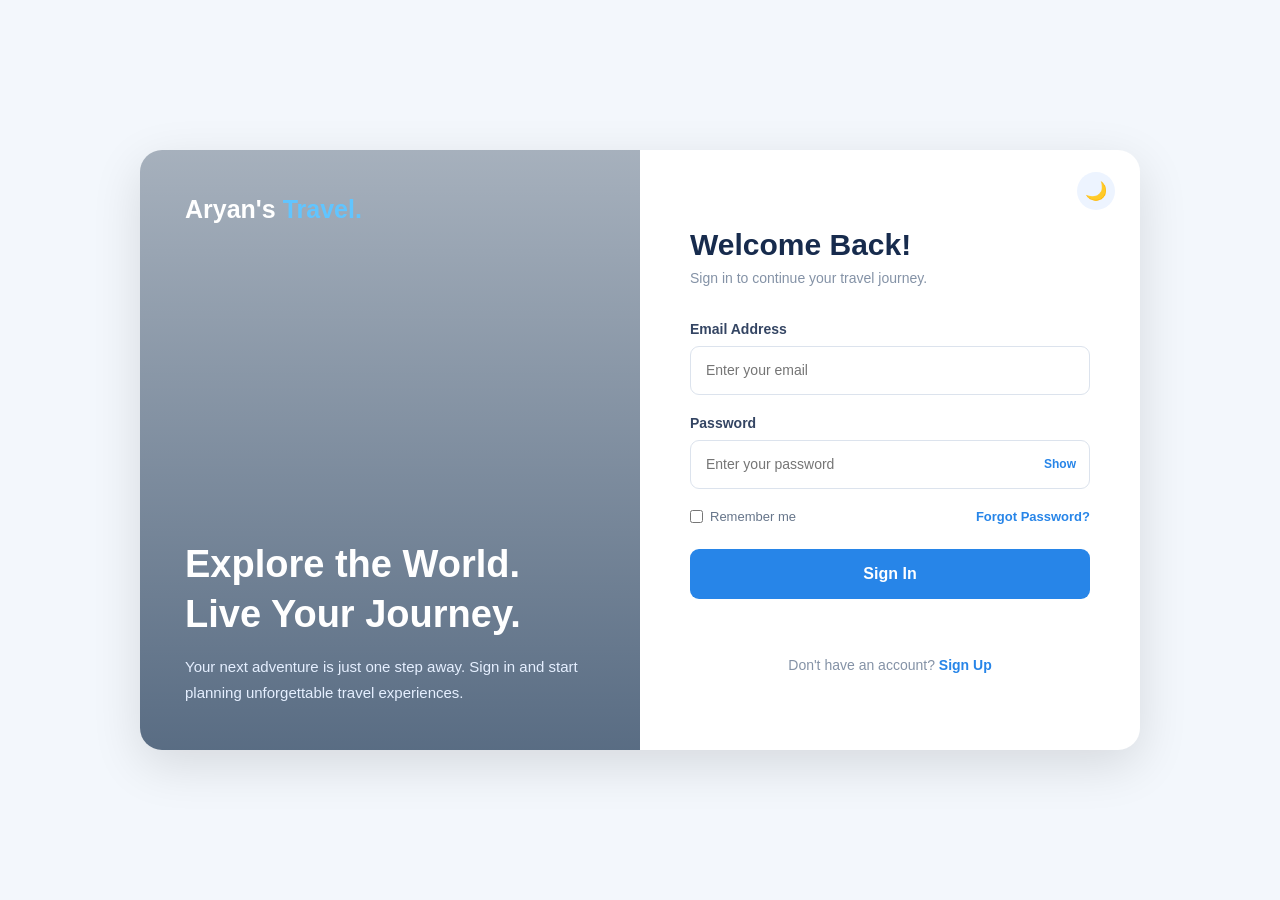
<file: index.html>
<!DOCTYPE html>
<html lang="en">
<head>
    <meta charset="UTF-8">
    <meta name="viewport" content="width=device-width, initial-scale=1.0">
    <title>Aryan's Travel Planner</title>
    <meta http-equiv="refresh" content="0; url=signin.html">
</head>
<body>
    <p>Redirecting to Sign In...</p>
</body>
</html>
</file>
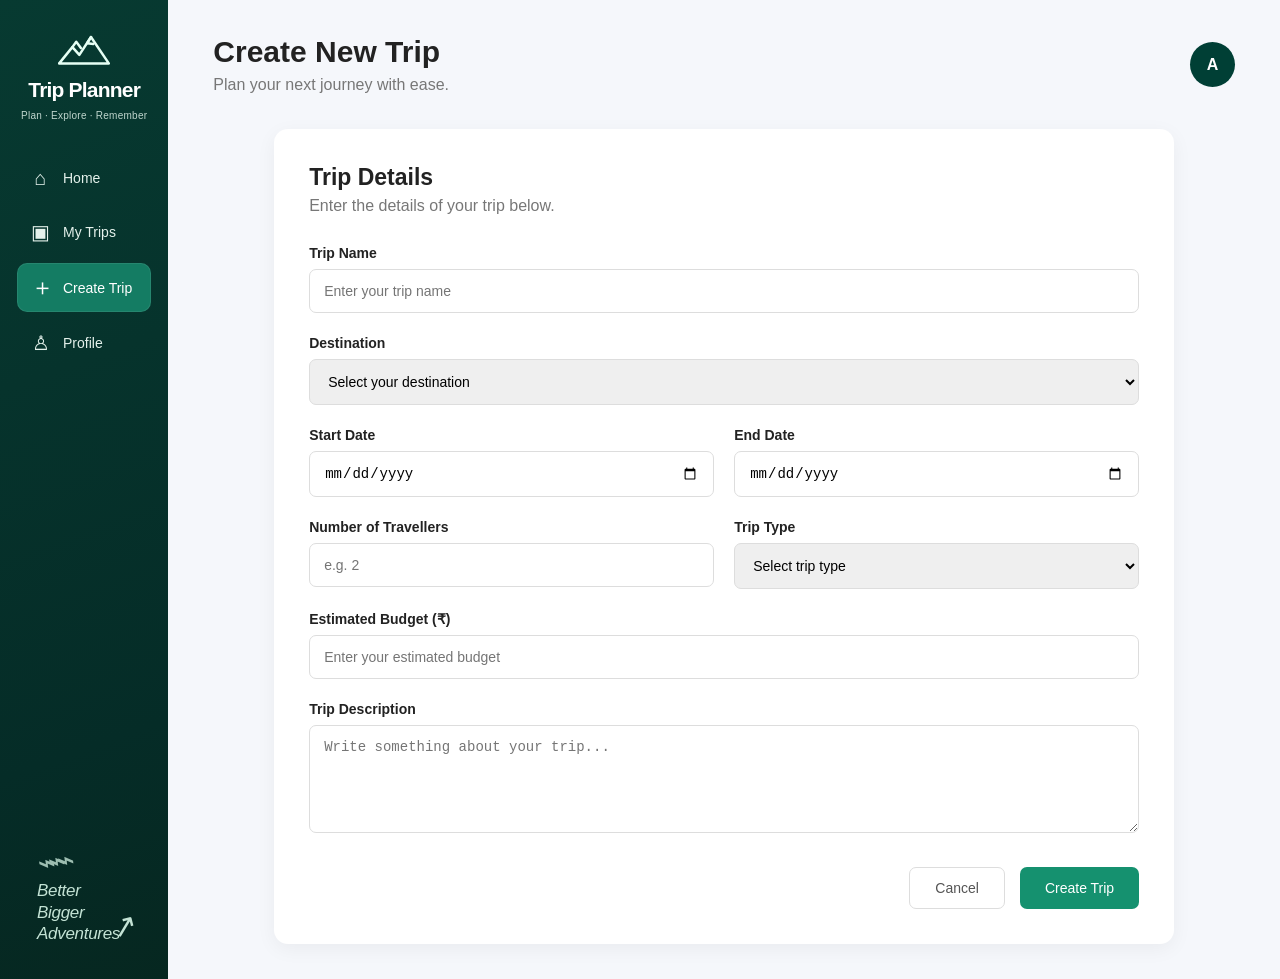
<file: create-trip.html>
<!DOCTYPE html>
<html lang="en">

<head>
    <meta charset="UTF-8">
    <meta name="viewport" content="width=device-width, initial-scale=1.0">

    <title>Create Trip - Travel Planner</title>

    <style>
        /* =========================
           GLOBAL
        ========================= */

        * {
            margin: 0;
            padding: 0;
            box-sizing: border-box;
        }

        body {
            font-family: Arial, sans-serif;
            background: #f5f7fb;
            color: #222;
            display: flex;
            min-height: 100vh;
        }


        /* =========================
           SIDEBAR
        ========================= */

        .sidebar {
            background: linear-gradient(160deg,
                    #073a31 0%,
                    #052c27 75%,
                    #062720 100%);

            color: #fff;
            min-height: 100vh;
            padding: 28px 17px 24px;
            display: flex;
            flex-direction: column;
            position: relative;
            overflow: hidden;
        }

        .brand {
            text-align: center;
            padding: 0 4px 34px;
        }

        .brand-mark {
            width: 62px;
            height: 46px;
            margin: 0 auto 4px;
        }

        .brand-mark svg {
            width: 100%;
            height: 100%;
            fill: none;
            stroke: #e6fff4;
            stroke-width: 3.2;
            stroke-linejoin: round;
            stroke-linecap: round;
        }

        .brand h1 {
            font-size: 21px;
            letter-spacing: -0.8px;
            margin: 0;
            font-weight: 750;
        }

        .brand p {
            color: #c0d6ce;
            font-size: 10px;
            margin: 8px 0 0;
            letter-spacing: 0.25px;
        }

        .nav-menu {
            display: grid;
            gap: 8px;
        }

        .nav-link {
            color: #e4f1eb;
            text-decoration: none;
            display: flex;
            align-items: center;
            gap: 13px;
            padding: 13px 14px;
            border-radius: 10px;
            font-size: 14px;
            font-weight: 500;
            transition: background 160ms ease, transform 160ms ease;
        }

        .nav-link:hover {
            background: rgba(255, 255, 255, 0.1);
            transform: translateX(2px);
        }

        .nav-link.active {
            background: #147c63;
            box-shadow: inset 0 0 0 1px rgba(255, 255, 255, 0.08);
            color: #fff;
        }

        .nav-icon {
            width: 19px;
            text-align: center;
            font-size: 20px;
            line-height: 1;
        }

        .nav-icon.plus {
            font-size: 23px;
        }

        .sidebar-note {
            margin-top: auto;
            padding: 30px 20px 10px;
            color: #c4e3d5;
            position: relative;
        }

        .mini-mountain {
            font-size: 30px;
            letter-spacing: -8px;
            opacity: .8;
            transform: rotate(-7deg);
            margin-bottom: 5px;
        }

        .sidebar-note p {
            font-size: 17px;
            line-height: 1.28;
            font-style: italic;
            margin: 0;
            letter-spacing: -.3px;
        }

        .doodle-arrow {
            position: absolute;
            right: 14px;
            bottom: 12px;
            font-size: 30px;
            transform: rotate(-14deg);
        }


        /* =========================
           MAIN CONTENT
        ========================= */

        .main-content {
            flex: 1;

            padding: 35px 45px;
        }


        /* =========================
           HEADER
        ========================= */

        .top-header {
            display: flex;

            justify-content: space-between;

            align-items: center;

            margin-bottom: 35px;
        }


        .top-header h1 {
            font-size: 30px;

            margin-bottom: 7px;
        }


        .top-header p {
            color: #777;
        }


        /* =========================
           PROFILE ICON
        ========================= */

        .profile-icon {
            width: 45px;
            height: 45px;

            border-radius: 50%;

            background: #003f35;

            color: white;

            display: flex;

            justify-content: center;

            align-items: center;

            font-weight: bold;
        }


        /* =========================
           CREATE TRIP CONTAINER
        ========================= */

        .create-trip-container {
            background: white;

            max-width: 900px;

            margin: auto;

            padding: 35px;

            border-radius: 14px;

            box-shadow: 0 5px 20px rgba(0, 0, 0, 0.05);
        }


        /* =========================
           FORM HEADER
        ========================= */

        .form-header {
            margin-bottom: 30px;
        }


        .form-header h2 {
            font-size: 23px;

            margin-bottom: 6px;
        }


        .form-header p {
            color: #777;
        }


        /* =========================
           FORM
        ========================= */

        .form-group {
            margin-bottom: 22px;
        }


        .form-group label {
            display: block;

            font-size: 14px;

            font-weight: 600;

            margin-bottom: 8px;
        }


        input,
        select,
        textarea {
            width: 100%;

            padding: 13px 14px;

            border: 1px solid #ddd;

            border-radius: 7px;

            font-size: 14px;

            outline: none;

            transition: 0.2s;
        }


        input:focus,
        select:focus,
        textarea:focus {
            border-color: #15916f;
        }


        textarea {
            resize: vertical;
        }


        /* =========================
           TWO COLUMNS
        ========================= */

        .form-row {
            display: grid;

            grid-template-columns: 1fr 1fr;

            gap: 20px;
        }


        /* =========================
           BUTTONS
        ========================= */

        .form-buttons {
            display: flex;

            justify-content: flex-end;

            gap: 15px;

            margin-top: 30px;
        }


        .cancel-btn,
        .create-btn {
            padding: 12px 25px;

            border-radius: 7px;

            cursor: pointer;

            font-size: 14px;
        }


        .cancel-btn {
            background: white;

            border: 1px solid #ddd;

            color: #555;
        }


        .create-btn {
            background: #15916f;

            border: none;

            color: white;
        }


        .create-btn:hover {
            background: #117c60;
        }


        /* =========================
           MOBILE
        ========================= */

        @media (max-width: 768px) {

            .sidebar {
                width: 220px;
            }

            .main-content {
                padding: 25px 20px;
            }

            .form-row {
                grid-template-columns: 1fr;

                gap: 0;
            }

            .create-trip-container {
                padding: 25px;
            }

        }
    </style>
</head>


<body>


    <!-- =========================
         SIDEBAR
    ========================= -->

    <aside class="sidebar">

        <div class="brand">

            <div class="brand-mark" aria-hidden="true">
                <div class="brand-mark" aria-hidden="true">
                    <svg viewBox="0 0 80 54">
                        <path d="M8 43 25 22l9 10L49 9l23 34H8Z" />
                        <path d="m25 22 5-7 6 8M49 9l-5 8 8 1" />
                    </svg>
                </div>
            </div>

            <div>
                <h1>Trip Planner</h1>
                <p>Plan · Explore · Remember</p>
            </div>

        </div>



        <!-- NAVIGATION -->

        <nav class="nav-menu" aria-label="Main navigation">


            <!-- HOME -->

            <a class="nav-link" href="dashboard.html">
                <span class="nav-icon">⌂</span>
                Home
            </a>




            <a class="nav-link" href="/my-trips.html">
                <span class="nav-icon">▣</span>
                My Trips
            </a>



            <!-- CREATE TRIP -->

            <a class="nav-link active" href="/create-trip.html">
                <span class="nav-icon plus">＋</span>
                Create Trip
            </a>
            <!-- PROFILE -->
            <a class="nav-link" href="profile.html"><span class="nav-icon">♙</span>Profile</a>


        </nav>
        <div class="sidebar-note">
            <div class="mini-mountain">⌁⌁⌁</div>
            <p>Better<br> Bigger<br> Adventures</p>
            <span class="doodle-arrow">↗</span>
        </div>

    </aside>



    <!-- =========================
         MAIN CONTENT
    ========================= -->

    <main class="main-content">


        <!-- HEADER -->

        <header class="top-header">

            <div>

                <h1>
                    Create New Trip
                </h1>

                <p>
                    Plan your next journey with ease.
                </p>

            </div>


            <div class="profile-section">

                <div class="profile-icon">
                    A
                </div>

            </div>

        </header>



        <!-- =========================
             CREATE TRIP FORM
        ========================= -->

        <section class="create-trip-container">


            <div class="form-header">

                <h2>
                    Trip Details
                </h2>

                <p>
                    Enter the details of your trip below.
                </p>

            </div>



            <form id="tripForm">


                <!-- TRIP NAME -->

                <div class="form-group">

                    <label for="tripName">
                        Trip Name
                    </label>

                    <input type="text" id="tripName" placeholder="Enter your trip name" required>

                </div>



                <!-- DESTINATION -->

                <div class="form-group">

                    <label for="destination">
                        Destination
                    </label>

                    <select id="destination" required>
                        <option value="">Select your destination</option>

                        <option value="Manali">Manali</option>
                        <option value="Goa">Goa</option>
                        <option value="Jaipur">Jaipur</option>
                        <option value="Kerala">Kerala</option>
                        <option value="Shimla">Shimla</option>
                        <option value="Kasauli">Kasauli</option>
                        <option value="Agra">Agra</option>
                        <option value="Varanasi">Varanasi</option>
                        <option value="Udaipur">Udaipur</option>
                        <option value="Hampī">Hampī</option>
                        <option value="Rishikesh">Rishikesh</option>
                        <option value="Ladakh">Ladakh</option>
                        <option value="Darjeeling">Darjeeling</option>
                    </select>
                </div>



                <!-- DATES -->

                <div class="form-row">

                    <div class="form-group">

                        <label for="startDate">
                            Start Date
                        </label>

                        <input type="date" id="startDate" required>

                    </div>


                    <div class="form-group">

                        <label for="endDate">
                            End Date
                        </label>

                        <input type="date" id="endDate" required>

                    </div>

                </div>



                <!-- TRAVELLERS + TYPE -->

                <div class="form-row">

                    <div class="form-group">

                        <label for="travellers">
                            Number of Travellers
                        </label>

                        <input type="number" id="travellers" min="1" placeholder="e.g. 2" required>

                    </div>


                    <div class="form-group">

                        <label for="tripType">
                            Trip Type
                        </label>

                        <select id="tripType" required>

                            <option value="">
                                Select trip type
                            </option>

                            <option value="Solo">
                                Solo
                            </option>

                            <option value="Friends">
                                Friends
                            </option>

                            <option value="Family">
                                Family
                            </option>

                            <option value="Couple">
                                Couple
                            </option>

                        </select>

                    </div>

                </div>



                <!-- BUDGET -->

                <div class="form-group">

                    <label for="budget">
                        Estimated Budget (₹)
                    </label>

                    <input type="number" id="budget" min="0" placeholder="Enter your estimated budget" required>

                </div>



                <!-- DESCRIPTION -->

                <div class="form-group">

                    <label for="description">
                        Trip Description
                    </label>

                    <textarea id="description" rows="5" placeholder="Write something about your trip..."></textarea>

                </div>



                <!-- BUTTONS -->

                <div class="form-buttons">

                    <button type="button" class="cancel-btn" onclick="history.back()">
                        Cancel
                    </button>


                    <button type="submit" class="create-btn">
                        Create Trip
                    </button>

                </div>

            </form>

        </section>

    </main>



    <!-- =========================
         JAVASCRIPT
    ========================= -->

    <script>
        // URL se data lena
        const urlParams = new URLSearchParams(window.location.search);
        const selectedDestination = urlParams.get("destination");
        const editTripId = urlParams.get("editTripId");

        const TRIPS_STORAGE_KEY = "aryanTravelTrips";

        const tripForm = document.getElementById("tripForm");

        const tripName = document.getElementById("tripName");
        const destination = document.getElementById("destination");
        const startDate = document.getElementById("startDate");
        const endDate = document.getElementById("endDate");
        const travellers = document.getElementById("travellers");
        const tripType = document.getElementById("tripType");
        const budget = document.getElementById("budget");
        const description = document.getElementById("description");


        // Local Storage se trips lena
        function getSavedTrips() {
            return JSON.parse(
                localStorage.getItem(TRIPS_STORAGE_KEY) || "[]"
            );
        }


        // EDIT MODE: Purani trip ka data form mein load karna
        let existingTrip = null;

        if (editTripId) {

            const savedTrips = getSavedTrips();

            existingTrip = savedTrips.find(
                trip => String(trip.id) === String(editTripId)
            );

            if (existingTrip) {

                tripName.value = existingTrip.tripName || "";
                destination.value = existingTrip.destination || "";
                startDate.value = existingTrip.startDate || "";
                endDate.value = existingTrip.endDate || "";
                travellers.value = existingTrip.travellers || "";
                tripType.value = existingTrip.tripType || "";
                budget.value = existingTrip.budget || "";
                description.value = existingTrip.description || "";

                // Heading change
                document.querySelector(".top-header h1").textContent = "Edit Trip";

                document.querySelector(".form-buttons .create-btn").textContent =
                    "Save Changes";

            } else {

                alert("Trip not found!");
                window.location.href = "my-trips.html";
            }

        } else if (selectedDestination) {

            destination.value = selectedDestination;
        }


        // Trip type ke according travellers set karna
        tripType.addEventListener("change", function () {

            if (this.value === "Solo") {
                travellers.value = 1;
            }
            else if (this.value === "Couple") {
                travellers.value = 2;
            }
            else {
                travellers.value = "";
            }

        });


        // FORM SUBMIT
        tripForm.addEventListener("submit", function (event) {

            event.preventDefault();

            const start = startDate.value;
            const end = endDate.value;

            if (new Date(end + "T00:00:00") < new Date(start + "T00:00:00")) {
                alert("End date cannot be earlier than start date.");
                return;
            }

            const savedTrips = getSavedTrips();

            const imageMap = JSON.parse(
                localStorage.getItem("aryanDestinationImages") || "{}"
            );

            const selectedImage =
                imageMap[destination.value.toLowerCase()] || "";

            if (editTripId) {

                // EXISTING TRIP UPDATE KARNA
                const tripIndex = savedTrips.findIndex(
                    trip => String(trip.id) === String(editTripId)
                );

                if (tripIndex === -1) {
                    alert("Trip not found!");
                    return;
                }

                const oldTrip = savedTrips[tripIndex];

                savedTrips[tripIndex] = {
                    ...oldTrip,

                    tripName: tripName.value.trim(),
                    destination: destination.value,

                    destinationImage:
                        destination.value === oldTrip.destination
                            ? oldTrip.destinationImage
                            : selectedImage,

                    startDate: start,
                    endDate: end,
                    travellers: Number(travellers.value),
                    tripType: tripType.value,
                    budget: Number(budget.value),
                    description: description.value.trim(),

                    updatedAt: new Date().toISOString()
                };

                localStorage.setItem(
                    TRIPS_STORAGE_KEY,
                    JSON.stringify(savedTrips)
                );

                alert("Trip updated successfully!");

            } else {

                // NEW TRIP CREATE KARNA
                const newTrip = {
                    id: Date.now().toString(),
                    tripName: tripName.value.trim(),
                    destination: destination.value,
                    destinationImage: selectedImage,
                    startDate: start,
                    endDate: end,
                    travellers: Number(travellers.value),
                    tripType: tripType.value,
                    budget: Number(budget.value),
                    description: description.value.trim(),
                    createdAt: new Date().toISOString()
                };

                savedTrips.push(newTrip);

                localStorage.setItem(
                    TRIPS_STORAGE_KEY,
                    JSON.stringify(savedTrips)
                );

                alert("Trip created successfully!");
            }

            window.location.href = "my-trips.html";

        });

    </script>

</body>

</html>
</file>
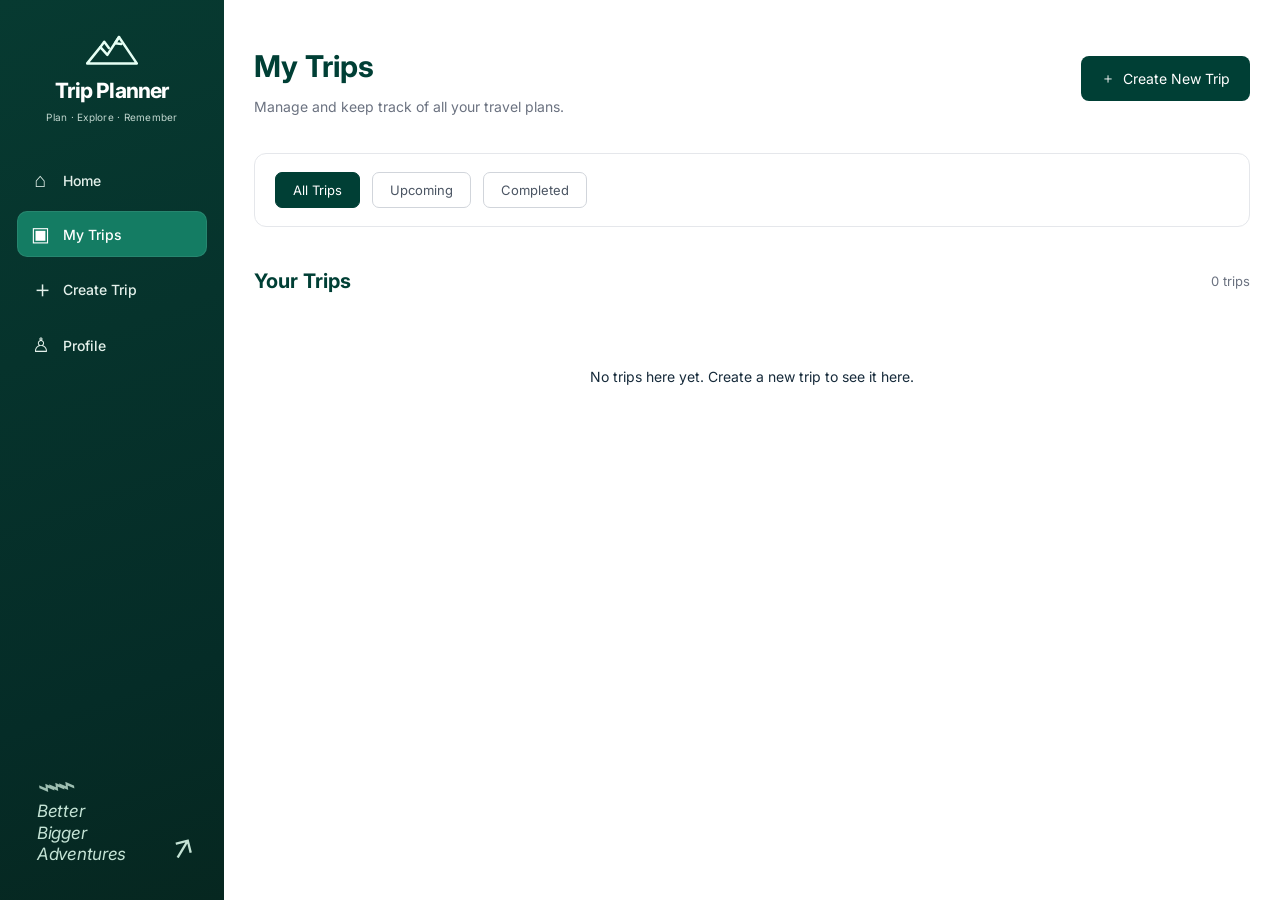
<file: my-trips.html>
<!DOCTYPE html>
<html lang="en">

<head>
    <meta charset="UTF-8">
    <meta name="viewport" content="width=device-width, initial-scale=1.0">
    <title>My Trips - Travel Itinerary Planner</title>
    <link rel="preconnect" href="https://fonts.googleapis.com">
    <link rel="preconnect" href="https://fonts.gstatic.com" crossorigin>
    <link href="https://fonts.googleapis.com/css2?family=Inter:wght@400;500;600;700;800&display=swap" rel="stylesheet">

    <style>
        * {
            box-sizing: border-box;
        }

        :root {
            --forest: #073a31;
            --forest-deep: #062d28;
            --green: #08785c;
            --green-bright: #0b8a68;
            --ink: #172b3b;
            --muted: #718091;
            --line: #e7ece8;
            --surface: #ffffff;
            --canvas: #f7f8f5;
        }

        html {
            scroll-behavior: smooth;
        }

        body {
            margin: 0;
            background: #edf1ed;
            color: var(--ink);
            font-family: "Inter", Arial, sans-serif;
            font-size: 14px;
        }

        button,
        input,
        select {
            font: inherit;
        }

        button {
            cursor: pointer;
        }

        /* =========================
           SAME APP SHELL AS PROFILE
        ========================= */

        .app-shell {
            width: min(1600px, 100%);
            min-height: 100vh;
            margin: 0 auto;
            display: grid;
            grid-template-columns: 224px minmax(0, 1fr);
            background: var(--surface);
            box-shadow: 0 18px 55px rgba(20, 42, 34, 0.1);
        }

        /* =========================
           SHARED SIDEBAR
        ========================= */

        .sidebar {
            background: linear-gradient(160deg,
                    #073a31 0%,
                    #052c27 75%,
                    #062720 100%);
            color: #fff;
            min-height: 100vh;
            padding: 28px 17px 24px;
            display: flex;
            flex-direction: column;
            position: relative;
            overflow: hidden;
        }

        .brand {
            text-align: center;
            padding: 0 4px 34px;
        }

        .brand-mark {
            width: 62px;
            height: 46px;
            margin: 0 auto 4px;
        }

        .brand-mark svg {
            width: 100%;
            height: 100%;
            fill: none;
            stroke: #e6fff4;
            stroke-width: 3.2;
            stroke-linejoin: round;
            stroke-linecap: round;
        }

        .brand h1 {
            font-size: 21px;
            letter-spacing: -0.8px;
            margin: 0;
            font-weight: 750;
        }

        .brand p {
            color: #c0d6ce;
            font-size: 10px;
            margin: 8px 0 0;
            letter-spacing: 0.25px;
        }

        .nav-menu {
            display: grid;
            gap: 8px;
        }

        .nav-link {
            color: #e4f1eb;
            text-decoration: none;
            display: flex;
            align-items: center;
            gap: 13px;
            padding: 13px 14px;
            border-radius: 10px;
            font-size: 14px;
            font-weight: 500;
            transition: background 160ms ease, transform 160ms ease;
        }

        .nav-link:hover {
            background: rgba(255, 255, 255, 0.1);
            transform: translateX(2px);
        }

        .nav-link.active {
            background: #147c63;
            box-shadow: inset 0 0 0 1px rgba(255, 255, 255, 0.08);
            color: #fff;
        }

        .nav-icon {
            width: 19px;
            text-align: center;
            font-size: 20px;
            line-height: 1;
        }

        .nav-icon.plus {
            font-size: 23px;
        }

        .sidebar-note {
            margin-top: auto;
            padding: 30px 20px 10px;
            color: #c4e3d5;
            position: relative;
        }

        .mini-mountain {
            font-size: 30px;
            letter-spacing: -8px;
            opacity: .8;
            transform: rotate(-7deg);
            margin-bottom: 5px;
        }

        .sidebar-note p {
            font-size: 17px;
            line-height: 1.28;
            font-style: italic;
            margin: 0;
            letter-spacing: -.3px;
        }

        .doodle-arrow {
            position: absolute;
            right: 14px;
            bottom: 12px;
            font-size: 30px;
            transform: rotate(-14deg);
        }

        /* ================= MAIN CONTENT ================= */

        .main-content {
            min-width: 0;
            padding: 0 30px 30px;
            background: #fff;
        }


        .topbar {
            height: 70px;
            display: flex;
            align-items: center;
            justify-content: space-between;
        }

        .breadcrumb {
            font-size: 12px;
            color: #92a098;
            letter-spacing: .2px;
        }

        .user-actions {
            display: flex;
            align-items: center;
            gap: 10px;
            color: #273b43;
        }

        .icon-button {
            border: 0;
            background: transparent;
            color: #314a50;
            font-size: 22px;
            position: relative;
            padding: 7px 10px;
        }

        .notification-dot {
            position: absolute;
            width: 6px;
            height: 6px;
            background: #e17d4c;
            border: 1px solid white;
            border-radius: 50%;
            top: 7px;
            right: 8px;
        }

        .avatar {
            width: 31px;
            height: 31px;
            border-radius: 50%;
            display: grid;
            place-items: center;
            color: white;
            background: var(--forest);
            font-weight: 700;
            font-size: 12px;
        }

        .username {
            font-size: 13px;
            font-weight: 600;
        }

        .chevron {
            color: #718078;
            margin-left: -5px;
        }

        .top-section {
            display: flex;
            justify-content: space-between;
            align-items: center;
            gap: 20px;
            padding: 28px 0 24px;
        }

        .page-title h1 {
            font-size: 30px;
            color: #003f35;
            margin-bottom: 7px;
        }

        .page-title p {
            color: #6b7280;
            font-size: 14px;
        }

        .create-btn {
            border: none;
            background: #003f35;
            color: white;
            padding: 13px 20px;
            border-radius: 8px;
            font-size: 14px;
            cursor: pointer;
            text-decoration: none;
            display: inline-flex;
            align-items: center;
            gap: 8px;
        }

        .create-btn:hover {
            background: #0d6b5b;
        }

        /* ================= TRIP FILTER ================= */

        .filter-section {
            background: white;
            border-radius: 12px;
            padding: 18px 20px;
            margin-bottom: 25px;
            border: 1px solid #e5e7eb;
            display: flex;
            align-items: center;
            gap: 12px;
        }

        .filter-btn {
            border: 1px solid #d1d5db;
            background: white;
            padding: 9px 17px;
            border-radius: 7px;
            cursor: pointer;
            color: #4b5563;
            font-size: 13px;
        }

        .filter-btn.active {
            background: #003f35;
            color: white;
            border-color: #003f35;
        }

        /* ================= TRIPS ================= */

        .section-title {
            display: flex;
            justify-content: space-between;
            align-items: center;
            margin-bottom: 17px;
        }

        .section-title h2 {
            color: #003f35;
            font-size: 20px;
        }

        .trip-count {
            color: #6b7280;
            font-size: 13px;
        }

        .trips-container {
            display: grid;
            grid-template-columns: repeat(2, 1fr);
            gap: 22px;
        }

        .trip-card {
            background: white;
            border: 1px solid #e5e7eb;
            border-radius: 13px;
            overflow: hidden;
            transition: 0.2s;
        }

        .trip-card:hover {
            transform: translateY(-2px);
            box-shadow: 0 8px 25px rgba(0, 0, 0, 0.08);
        }

        .trip-image {
            height: 150px;
            background: linear-gradient(135deg, #d9eee9, #b9dcd5);
            display: flex;
            align-items: center;
            justify-content: center;
            font-size: 52px;
        }

        .trip-content {
            padding: 20px;
        }

        .trip-header {
            display: flex;
            justify-content: space-between;
            gap: 10px;
            align-items: flex-start;
        }

        .trip-header h3 {
            color: #003f35;
            font-size: 19px;
            margin-bottom: 6px;
        }

        .status {
            font-size: 11px;
            padding: 5px 9px;
            border-radius: 20px;
            white-space: nowrap;
            font-weight: 600;
        }

        .status.upcoming {
            background: #dff4ed;
            color: #08705c;
        }

        .status.completed {
            background: #eeeeee;
            color: #555555;
        }

        .trip-location {
            color: #6b7280;
            font-size: 13px;
            margin-bottom: 18px;
        }

        .trip-info {
            display: grid;
            grid-template-columns: 1fr 1fr;
            gap: 13px;
            margin-bottom: 20px;
        }

        .info-item {
            display: flex;
            flex-direction: column;
            gap: 4px;
        }

        .info-label {
            color: #9ca3af;
            font-size: 11px;
        }

        .info-value {
            color: #374151;
            font-size: 13px;
            font-weight: 600;
        }

        .trip-actions {
            border-top: 1px solid #eeeeee;
            padding-top: 15px;
            display: flex;
            gap: 9px;
        }

        .action-btn {
            flex: 1;
            padding: 9px 10px;
            border-radius: 7px;
            cursor: pointer;
            font-size: 12px;
            text-align: center;
            text-decoration: none;
        }

        .view-btn {
            background: #003f35;
            color: white;
            border: 1px solid #003f35;
        }

        .edit-btn {
            background: white;
            color: #003f35;
            border: 1px solid #003f35;
        }

        .delete-btn {
            background: white;
            color: #b42318;
            border: 1px solid #efc2bf;
        }

        .view-btn:hover {
            background: #0d6b5b;
        }

        .edit-btn:hover {
            background: #eef7f5;
        }

        .delete-btn:hover {
            background: #fff3f2;
        }

        /* ================= RESPONSIVE ================= */

        @media (max-width: 1180px) {
            .app-shell {
                grid-template-columns: 195px minmax(0, 1fr);
            }

            .main-content {
                padding: 0 22px 25px;
            }
        }

        @media (max-width: 950px) {
            .trips-container {
                grid-template-columns: 1fr;
            }
        }

        @media (max-width: 820px) {
            .app-shell {
                display: block;
            }

            .sidebar {
                min-height: auto;
                padding: 12px 15px;
                flex-direction: row;
                align-items: center;
                gap: 18px;
            }

            .brand {
                padding: 0;
                display: flex;
                align-items: center;
                gap: 8px;
                text-align: left;
                white-space: nowrap;
            }

            .brand-mark {
                width: 35px;
                height: 29px;
                margin: 0;
            }

            .brand h1 {
                font-size: 16px;
            }

            .brand p,
            .sidebar-note {
                display: none;
            }

            .nav-menu {
                display: flex;
                gap: 3px;
                margin-left: auto;
            }

            .nav-link {
                padding: 10px;
                gap: 6px;
                font-size: 11px;
            }

            .nav-icon {
                font-size: 15px;
                width: auto;
            }

            .main-content {
                padding: 0 18px 20px;
            }
        }

        @media (max-width: 650px) {
            .top-section {
                flex-direction: column;
                align-items: flex-start;
                gap: 16px;
            }

            .create-btn {
                width: 100%;
                justify-content: center;
            }

            .filter-section {
                overflow-x: auto;
            }

            .filter-btn {
                white-space: nowrap;
            }
        }
    </style>
</head>

<body>

    <div class="app-shell">

        <!-- ================= SIDEBAR ================= -->

        <aside class="sidebar">

            <div class="brand">

                <div class="brand-mark" aria-hidden="true">
                    <svg viewBox="0 0 80 54">
                        <path d="M8 43 25 22l9 10L49 9l23 34H8Z" />
                        <path d="m25 22 5-7 6 8M49 9l-5 8 8 1" />
                    </svg>
                </div>

                <div>
                    <h1>Trip Planner</h1>
                    <p>Plan · Explore · Remember</p>
                </div>

            </div>

            <nav class="nav-menu" aria-label="Main navigation">

                <a class="nav-link" href="dashboard.html">
                    <span class="nav-icon">⌂</span>
                    Home
                </a>

                <a class="nav-link active" href="/my-trips.html">
                    <span class="nav-icon">▣</span>
                    My Trips
                </a>

                <a class="nav-link" href="/create-trip.html">
                    <span class="nav-icon plus">＋</span>
                    Create Trip
                </a>

                <a class="nav-link" href="profile.html">
                    <span class="nav-icon">♙</span>
                    Profile
                </a>

            </nav>

            <div class="sidebar-note">
                <div class="mini-mountain">⌁⌁⌁</div>
                <p>Better<br> Bigger<br> Adventures</p>
                <span class="doodle-arrow">↗</span>
            </div>

        </aside>


        <!-- ================= MAIN CONTENT ================= -->

        <main class="main-content">

            <div class="top-section">

                <div class="page-title">
                    <h1>My Trips</h1>
                    <p>Manage and keep track of all your travel plans.</p>
                </div>

                <a href="create-trip.html" class="create-btn">
                    <span>＋</span>
                    Create New Trip
                </a>

            </div>


            <!-- FILTER -->

            <div class="filter-section">

                <button class="filter-btn active" onclick="filterTrips('all', this)">
                    All Trips
                </button>

                <button class="filter-btn" onclick="filterTrips('upcoming', this)">
                    Upcoming
                </button>

                <button class="filter-btn" onclick="filterTrips('completed', this)">
                    Completed
                </button>

            </div>


            <!-- TRIPS -->

            <div class="section-title">
                <h2>Your Trips</h2>
                <span class="trip-count" id="tripCount">3 trips</span>
            </div>


            <div class="trips-container" id="tripsContainer">

                <!-- MANALI -->

                <div class="trip-card" data-status="upcoming">

                    <div class="trip-image">
                        🏔️
                    </div>

                    <div class="trip-content">

                        <div class="trip-header">
                            <div>
                                <h3>Manali Adventure</h3>
                                <div class="trip-location">
                                    📍 Manali, Himachal Pradesh
                                </div>
                            </div>

                            <span class="status upcoming">
                                Upcoming
                            </span>
                        </div>

                        <div class="trip-info">

                            <div class="info-item">
                                <span class="info-label">Travel Dates</span>
                                <span class="info-value">
                                    10–15 Dec 2026
                                </span>
                            </div>

                            <div class="info-item">
                                <span class="info-label">Duration</span>
                                <span class="info-value">
                                    5 Days
                                </span>
                            </div>

                            <div class="info-item">
                                <span class="info-label">Budget</span>
                                <span class="info-value">
                                    ₹20,000
                                </span>
                            </div>

                            <div class="info-item">
                                <span class="info-label">Travellers</span>
                                <span class="info-value">
                                    2 People
                                </span>
                            </div>

                        </div>

                        <div class="trip-actions">

                            <a href="#" class="action-btn view-btn" onclick="viewTrip('Manali Adventure')">
                                View
                            </a>

                            <a href="create-trip.html" class="action-btn edit-btn">
                                Edit
                            </a>

                            <button class="action-btn delete-btn" onclick="deleteTrip(this)">
                                Delete
                            </button>

                        </div>

                    </div>
                </div>


                <!-- GOA -->

                <div class="trip-card" data-status="completed">

                    <div class="trip-image">
                        🏖️
                    </div>

                    <div class="trip-content">

                        <div class="trip-header">

                            <div>
                                <h3>Goa Beach Trip</h3>

                                <div class="trip-location">
                                    📍 Goa, India
                                </div>
                            </div>

                            <span class="status completed">
                                Completed
                            </span>

                        </div>

                        <div class="trip-info">

                            <div class="info-item">
                                <span class="info-label">Travel Dates</span>
                                <span class="info-value">
                                    05–08 Oct 2026
                                </span>
                            </div>

                            <div class="info-item">
                                <span class="info-label">Duration</span>
                                <span class="info-value">
                                    4 Days
                                </span>
                            </div>

                            <div class="info-item">
                                <span class="info-label">Budget</span>
                                <span class="info-value">
                                    ₹15,000
                                </span>
                            </div>

                            <div class="info-item">
                                <span class="info-label">Travellers</span>
                                <span class="info-value">
                                    3 People
                                </span>
                            </div>

                        </div>

                        <div class="trip-actions">

                            <a href="#" class="action-btn view-btn" onclick="viewTrip('Goa Beach Trip')">
                                View
                            </a>

                            <a href="create-trip.html" class="action-btn edit-btn">
                                Edit
                            </a>

                            <button class="action-btn delete-btn" onclick="deleteTrip(this)">
                                Delete
                            </button>

                        </div>

                    </div>
                </div>


                <!-- JAIPUR -->

                <div class="trip-card" data-status="completed">

                    <div class="trip-image">
                        🕌
                    </div>

                    <div class="trip-content">

                        <div class="trip-header">

                            <div>
                                <h3>Jaipur Heritage Tour</h3>

                                <div class="trip-location">
                                    📍 Jaipur, Rajasthan
                                </div>
                            </div>

                            <span class="status completed">
                                Completed
                            </span>

                        </div>

                        <div class="trip-info">

                            <div class="info-item">
                                <span class="info-label">Travel Dates</span>
                                <span class="info-value">
                                    12–15 Sep 2026
                                </span>
                            </div>

                            <div class="info-item">
                                <span class="info-label">Duration</span>
                                <span class="info-value">
                                    3 Days
                                </span>
                            </div>

                            <div class="info-item">
                                <span class="info-label">Budget</span>
                                <span class="info-value">
                                    ₹12,000
                                </span>
                            </div>

                            <div class="info-item">
                                <span class="info-label">Travellers</span>
                                <span class="info-value">
                                    2 People
                                </span>
                            </div>

                        </div>

                        <div class="trip-actions">

                            <a href="#" class="action-btn view-btn" onclick="viewTrip('Jaipur Heritage Tour')">
                                View
                            </a>

                            <a href="create-trip.html" class="action-btn edit-btn">
                                Edit
                            </a>

                            <button class="action-btn delete-btn" onclick="deleteTrip(this)">
                                Delete
                            </button>

                        </div>

                    </div>
                </div>

            </div>

        </main>

    </div>

    <!-- ================= JAVASCRIPT ================= -->

    <script>

        const TRIPS_STORAGE_KEY = "aryanTravelTrips";
        let activeFilter = "all";

        function getSavedTrips() {
            try {
                return JSON.parse(localStorage.getItem(TRIPS_STORAGE_KEY) || "[]");
            } catch (error) {
                console.error(error);
                return [];
            }
        }

        function getTripStatus(trip) {
            const today = new Date();
            today.setHours(0, 0, 0, 0);

            const start = new Date(trip.startDate + "T00:00:00");
            const end = new Date(trip.endDate + "T00:00:00");

            if (end < today) return "completed";
            if (start <= today && end >= today) return "ongoing";

            return "upcoming";
        }

        function daysUntil(dateString) {
            const today = new Date();
            today.setHours(0, 0, 0, 0);

            const target = new Date(dateString + "T00:00:00");

            return Math.max(0, Math.ceil((target - today) / 86400000));
        }

        function formatDate(dateString) {
            return new Date(dateString + "T00:00:00").toLocaleDateString("en-IN", {
                day: "numeric",
                month: "short",
                year: "numeric"
            });
        }

        function escapeHTML(value) {
            return String(value ?? "").replace(/[&<>"']/g, char => ({
                "&": "&amp;",
                "<": "&lt;",
                ">": "&gt;",
                '"': "&quot;",
                "'": "&#39;"
            })[char]);
        }

        function filterTrips(status, button) {
            activeFilter = status;

            document.querySelectorAll(".filter-btn").forEach(btn => {
                btn.classList.remove("active");
            });

            if (button) {
                button.classList.add("active");
            }

            renderTrips();
        }

        function renderTrips() {
            const container = document.getElementById("tripsContainer");

            const allTrips = getSavedTrips().map(trip => ({
                ...trip,
                status: getTripStatus(trip)
            }));

            const visibleTrips = allTrips.filter(trip =>
                activeFilter === "all" || trip.status === activeFilter
            );

            document.getElementById("tripCount").textContent =
                visibleTrips.length + (visibleTrips.length === 1 ? " trip" : " trips");

            if (visibleTrips.length === 0) {
                container.innerHTML = `
            <p style="grid-column:1/-1;padding:28px;text-align:center;">
                No trips here yet. Create a new trip to see it here.
            </p>
        `;
                return;
            }

            visibleTrips.sort((a, b) =>
                a.startDate.localeCompare(b.startDate)
            );

            container.innerHTML = visibleTrips.map(trip => {
                const duration =
                    Math.floor(
                        (new Date(trip.endDate + "T00:00:00") -
                            new Date(trip.startDate + "T00:00:00")) / 86400000
                    ) + 1;

                const countdown = trip.status === "upcoming"
                    ? `<div class="info-item">
                    <span class="info-label">Starts in</span>
                    <span class="info-value">${daysUntil(trip.startDate)} days</span>
               </div>`
                    : "";

                return `
            <article class="trip-card" data-status="${trip.status}">

                <div class="trip-image"
                    style="${trip.destinationImage
                        ? `background-image:${trip.destinationImage}; background-size:cover; background-position:center;`
                        : ""}">
                </div>

                <div class="trip-content">

                    <div class="trip-header">
                        <div>
                            <h3>${escapeHTML(trip.tripName)}</h3>
                            <div class="trip-location">
                                📍 ${escapeHTML(trip.destination)}
                            </div>
                        </div>

                        <span class="status ${trip.status === "completed" ? "completed" : "upcoming"
                    }">
                            ${trip.status.charAt(0).toUpperCase() + trip.status.slice(1)}
                        </span>
                    </div>

                    <div class="trip-info">

                        <div class="info-item">
                            <span class="info-label">Travel Dates</span>
                            <span class="info-value">
                                ${formatDate(trip.startDate)} – ${formatDate(trip.endDate)}
                            </span>
                        </div>

                        <div class="info-item">
                            <span class="info-label">Duration</span>
                            <span class="info-value">${duration} days</span>
                        </div>

                        ${countdown}

                        <div class="info-item">
                            <span class="info-label">Budget</span>
                            <span class="info-value">
                                ₹${Number(trip.budget).toLocaleString("en-IN")}
                            </span>
                        </div>

                        <div class="info-item">
                            <span class="info-label">Travellers</span>
                            <span class="info-value">${trip.travellers} people</span>
                        </div>

                        <div class="info-item">
                            <span class="info-label">Trip Type</span>
                            <span class="info-value">${escapeHTML(trip.tripType)}</span>
                        </div>

                    </div>

                    ${trip.description
                        ? `<p>${escapeHTML(trip.description)}</p>`
                        : ""
                    }

                    <div class="trip-actions">
                        <button class="action-btn view-btn"
                            onclick="viewTrip('${trip.id}')">
                            View
                        </button>

                        <button class="action-btn edit-btn"
                            onclick="editTrip('${trip.id}')">
                            Edit
                        </button>

                        <button class="action-btn delete-btn"
                            onclick="deleteTrip('${trip.id}')">
                            Delete
                        </button>
                    </div>

                </div>
            </article>
        `;
            }).join("");
        }

        function deleteTrip(id) {
            const trips = getSavedTrips();

            const trip = trips.find(item => item.id === id);

            if (!trip || !confirm("Delete " + trip.tripName + "?")) {
                return;
            }

            const updatedTrips = trips.filter(item => item.id !== id);

            localStorage.setItem(
                TRIPS_STORAGE_KEY,
                JSON.stringify(updatedTrips)
            );

            renderTrips();
        }

        function editTrip(id) {
            const trip = getSavedTrips().find(
                item => String(item.id) === String(id)
            );

            if (!trip) {
                alert("Trip not found!");
                return;
            }

            window.location.href =
                `create-trip.html?editTripId=${encodeURIComponent(trip.id)}`;
        }

        function viewTrip(id) {
            const trip = getSavedTrips().find(item => String(item.id) === String(id));

            if (!trip) {
                alert("Trip not found!");
                return;
            }

            // Open the itinerary for the selected trip.
            window.location.href = `itinerary.html?tripId=${encodeURIComponent(trip.id)}`;
        }

        function editTrip(id) {
            const trip = getSavedTrips().find(
                item => String(item.id) === String(id)
            );

            if (!trip) {
                alert("Trip not found!");
                return;
            }

            window.location.href =
                `create-trip.html?editTripId=${encodeURIComponent(trip.id)}`;
        }

        document.addEventListener("DOMContentLoaded", renderTrips);

    </script>

</body>

</html>
</file>
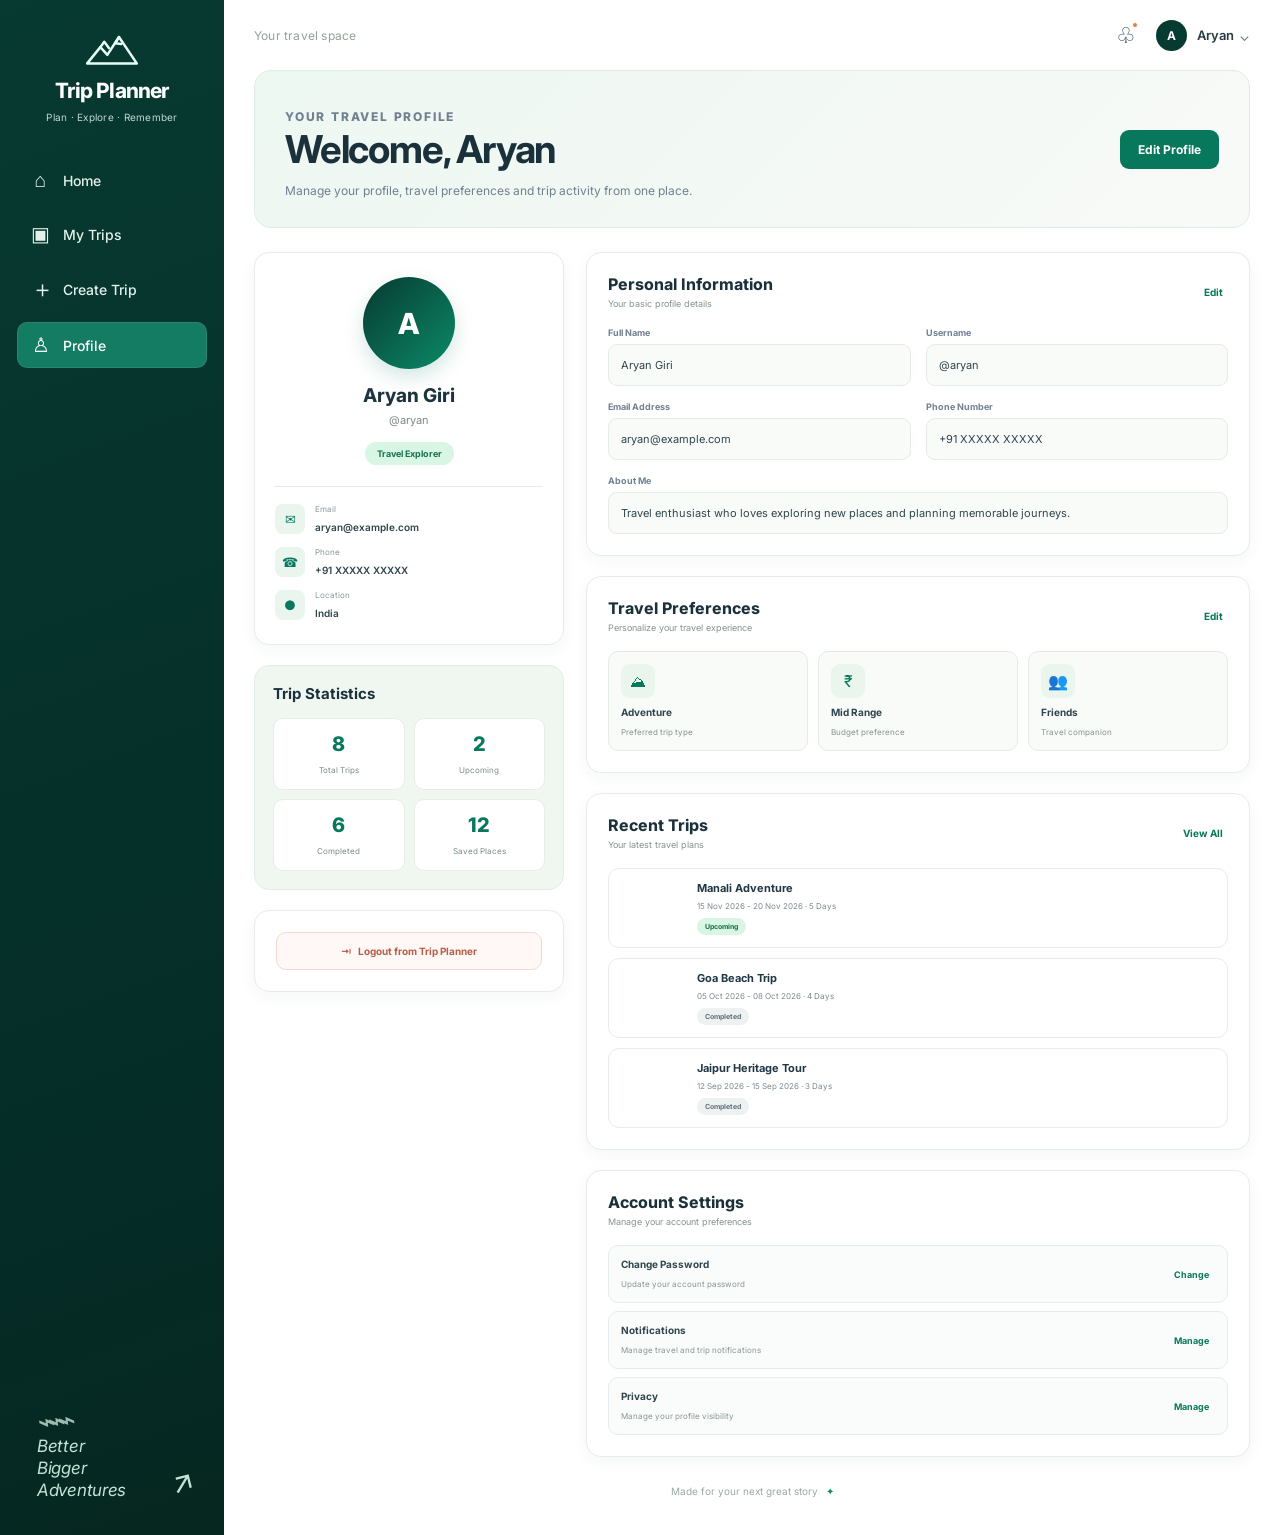
<file: profile.html>
<!DOCTYPE html>
<html lang="en">
<head>
  <meta charset="UTF-8" />
  <meta name="viewport" content="width=device-width, initial-scale=1.0" />

  <title>Profile — Trip Planner</title>

  <link rel="preconnect" href="https://fonts.googleapis.com">
  <link rel="preconnect" href="https://fonts.gstatic.com" crossorigin>
  <link href="https://fonts.googleapis.com/css2?family=Inter:wght@400;500;600;700;800&display=swap" rel="stylesheet">

  <style>
    * {
      box-sizing: border-box;
    }

    :root {
      --forest: #073a31;
      --forest-deep: #062d28;
      --green: #08785c;
      --green-bright: #0b8a68;
      --mint: #eaf5ee;
      --ink: #172b3b;
      --muted: #718091;
      --line: #e7ece8;
      --surface: #ffffff;
      --canvas: #f7f8f5;
      --shadow: 0 10px 28px rgba(18, 47, 39, 0.07);
    }

    html {
      scroll-behavior: smooth;
    }

    body {
      margin: 0;
      background: #edf1ed;
      color: var(--ink);
      font-family: "Inter", Arial, sans-serif;
      font-size: 14px;
    }

    button,
    input,
    select {
      font: inherit;
    }

    button {
      cursor: pointer;
    }

    /* =========================
       MAIN APP
    ========================= */

    .app-shell {
      width: min(1600px, 100%);
      min-height: 100vh;
      margin: 0 auto;
      display: grid;
      grid-template-columns: 224px minmax(0, 1fr);
      background: var(--surface);
      box-shadow: 0 18px 55px rgba(20, 42, 34, 0.1);
    }

    /* =========================
       SIDEBAR
    ========================= */

    .sidebar {
      background: linear-gradient(
        160deg,
        #073a31 0%,
        #052c27 75%,
        #062720 100%
      );

      color: #fff;
      min-height: 100vh;
      padding: 28px 17px 24px;
      display: flex;
      flex-direction: column;
      position: relative;
      overflow: hidden;
    }

    .brand {
      text-align: center;
      padding: 0 4px 34px;
    }

    .brand-mark {
      width: 62px;
      height: 46px;
      margin: 0 auto 4px;
    }

    .brand-mark svg {
      width: 100%;
      height: 100%;
      fill: none;
      stroke: #e6fff4;
      stroke-width: 3.2;
      stroke-linejoin: round;
      stroke-linecap: round;
    }

    .brand h1 {
      font-size: 21px;
      letter-spacing: -0.8px;
      margin: 0;
      font-weight: 750;
    }

    .brand p {
      color: #c0d6ce;
      font-size: 10px;
      margin: 8px 0 0;
      letter-spacing: 0.25px;
    }

    .nav-menu {
      display: grid;
      gap: 8px;
    }

    .nav-link {
      color: #e4f1eb;
      text-decoration: none;
      display: flex;
      align-items: center;
      gap: 13px;
      padding: 13px 14px;
      border-radius: 10px;
      font-size: 14px;
      font-weight: 500;
      transition: background 160ms ease, transform 160ms ease;
    }

    .nav-link:hover {
      background: rgba(255, 255, 255, 0.1);
      transform: translateX(2px);
    }

    .nav-link.active {
      background: #147c63;
      box-shadow: inset 0 0 0 1px rgba(255,255,255,0.08);
      color: #fff;
    }

    .nav-icon {
      width: 19px;
      text-align: center;
      font-size: 20px;
      line-height: 1;
    }

    .nav-icon.plus {
      font-size: 23px;
    }

    .sidebar-note {
      margin-top: auto;
      padding: 30px 20px 10px;
      color: #c4e3d5;
      position: relative;
    }

    .mini-mountain {
      font-size: 30px;
      letter-spacing: -8px;
      opacity: .8;
      transform: rotate(-7deg);
      margin-bottom: 5px;
    }

    .sidebar-note p {
      font-size: 17px;
      line-height: 1.28;
      font-style: italic;
      margin: 0;
      letter-spacing: -.3px;
    }

    .doodle-arrow {
      position: absolute;
      right: 14px;
      bottom: 12px;
      font-size: 30px;
      transform: rotate(-14deg);
    }

    /* =========================
       MAIN CONTENT
    ========================= */

    .main-content {
      min-width: 0;
      padding: 0 30px 30px;
      background: #fff;
    }

    .topbar {
      height: 70px;
      display: flex;
      align-items: center;
      justify-content: space-between;
    }

    .breadcrumb {
      font-size: 12px;
      color: #92a098;
      letter-spacing: .2px;
    }

    .user-actions {
      display: flex;
      align-items: center;
      gap: 10px;
      color: #273b43;
    }

    .icon-button {
      border: 0;
      background: transparent;
      color: #314a50;
      font-size: 22px;
      position: relative;
      padding: 7px 10px;
    }

    .notification-dot {
      position: absolute;
      width: 6px;
      height: 6px;
      background: #e17d4c;
      border: 1px solid white;
      border-radius: 50%;
      top: 7px;
      right: 8px;
    }

    .avatar {
      width: 31px;
      height: 31px;
      border-radius: 50%;
      display: grid;
      place-items: center;
      color: white;
      background: var(--forest);
      font-weight: 700;
      font-size: 12px;
    }

    .username {
      font-size: 13px;
      font-weight: 600;
    }

    .chevron {
      color: #718078;
      margin-left: -5px;
    }

    /* =========================
       PAGE HEADER
    ========================= */

    .page-header {
      background: linear-gradient(135deg, #edf7f1, #f8faf8);
      border: 1px solid #e1ece5;
      border-radius: 17px;
      padding: 27px 30px;
      display: flex;
      justify-content: space-between;
      align-items: center;
      gap: 25px;
      margin-bottom: 24px;
    }

    .page-header-copy {
      min-width: 0;
    }

    .eyebrow {
      font-size: 9px;
      letter-spacing: 1.8px;
      font-weight: 800;
      margin: 0 0 9px;
      color: #6b9e87;
    }

    .page-header h2 {
      margin: 0;
      color: #1a303b;
      font-size: clamp(28px, 3vw, 39px);
      letter-spacing: -1.2px;
    }

    .page-header p {
      margin: 9px 0 0;
      color: #718091;
      font-size: 12px;
      line-height: 1.6;
    }

    .edit-profile-btn {
      border: 0;
      background: var(--green);
      color: white;
      padding: 12px 18px;
      border-radius: 9px;
      font-size: 12px;
      font-weight: 700;
      transition: background 160ms ease, transform 160ms ease;
      white-space: nowrap;
    }

    .edit-profile-btn:hover {
      background: var(--green-bright);
      transform: translateY(-1px);
    }

    /* =========================
       PROFILE GRID
    ========================= */

    .profile-layout {
      display: grid;
      grid-template-columns: 310px minmax(0, 1fr);
      gap: 22px;
      align-items: start;
    }

    .left-column,
    .right-column {
      display: grid;
      gap: 20px;
    }

    /* =========================
       PROFILE CARD
    ========================= */

    .profile-card {
      border: 1px solid var(--line);
      border-radius: 15px;
      background: #fff;
      padding: 24px 20px;
      box-shadow: 0 5px 16px rgba(17, 49, 39, .045);
      text-align: center;
    }

    .profile-avatar-large {
      width: 92px;
      height: 92px;
      margin: 0 auto 15px;
      border-radius: 50%;
      background: linear-gradient(135deg, #073a31, #0b8a68);
      color: #fff;
      display: grid;
      place-items: center;
      font-size: 29px;
      font-weight: 800;
      box-shadow: 0 8px 20px rgba(8, 120, 92, .18);
    }

    .profile-card h3 {
      margin: 0;
      color: #1d3440;
      font-size: 19px;
      font-weight: 750;
    }

    .profile-username {
      margin: 6px 0 15px;
      color: #7c8b86;
      font-size: 11px;
    }

    .profile-badge {
      display: inline-block;
      background: #d9f5e4;
      color: #16734f;
      padding: 6px 12px;
      border-radius: 20px;
      font-size: 9px;
      font-weight: 700;
    }

    .profile-divider {
      height: 1px;
      background: #e7ece8;
      margin: 21px 0 17px;
    }

    .profile-contact {
      display: grid;
      gap: 13px;
      text-align: left;
    }

    .contact-item {
      display: flex;
      align-items: flex-start;
      gap: 10px;
    }

    .contact-icon {
      width: 30px;
      height: 30px;
      border-radius: 8px;
      background: #eaf5ee;
      color: #08785c;
      display: grid;
      place-items: center;
      font-size: 13px;
      flex: 0 0 30px;
    }

    .contact-info small {
      display: block;
      color: #8a969a;
      font-size: 8px;
      margin-bottom: 3px;
    }

    .contact-info span {
      color: #30454d;
      font-size: 10px;
      font-weight: 600;
      word-break: break-word;
    }

    /* =========================
       STATS
    ========================= */

    .stats-card {
      background: #f0f7f1;
      border: 1px solid #e1ede3;
      border-radius: 15px;
      padding: 18px;
    }

    .stats-card h3 {
      margin: 0 0 15px;
      font-size: 15px;
      color: #1a303b;
    }

    .stats-grid {
      display: grid;
      grid-template-columns: repeat(2, 1fr);
      gap: 9px;
    }

    .stat-box {
      background: white;
      border: 1px solid #e6eee7;
      border-radius: 10px;
      padding: 13px 10px;
      text-align: center;
    }

    .stat-number {
      display: block;
      font-size: 20px;
      font-weight: 800;
      color: #08785c;
      margin-bottom: 3px;
    }

    .stat-label {
      font-size: 8px;
      color: #7c8b86;
    }

    /* =========================
       GENERAL SECTION
    ========================= */

    .section-card {
      background: #fff;
      border: 1px solid var(--line);
      border-radius: 15px;
      padding: 21px;
      box-shadow: 0 5px 16px rgba(17, 49, 39, .045);
    }

    .section-title {
      display: flex;
      justify-content: space-between;
      align-items: center;
      gap: 12px;
      margin-bottom: 18px;
    }

    .section-title h3 {
      margin: 0;
      color: #1a303b;
      font-size: 16px;
      font-weight: 750;
    }

    .section-title p {
      margin: 4px 0 0;
      color: #87928f;
      font-size: 9px;
    }

    .small-link {
      border: 0;
      background: transparent;
      color: #087858;
      font-size: 10px;
      font-weight: 700;
      padding: 5px;
    }

    /* =========================
       PERSONAL INFORMATION
    ========================= */

    .info-grid {
      display: grid;
      grid-template-columns: repeat(2, minmax(0, 1fr));
      gap: 15px;
    }

    .info-field {
      display: grid;
      gap: 6px;
    }

    .info-field.full {
      grid-column: 1 / -1;
    }

    .info-field label {
      color: #718091;
      font-size: 9px;
      font-weight: 700;
    }

    .info-value {
      min-height: 42px;
      display: flex;
      align-items: center;
      padding: 0 12px;
      border: 1px solid #e5ebe7;
      background: #f9fbf9;
      border-radius: 9px;
      color: #30454d;
      font-size: 11px;
    }

    /* =========================
       TRAVEL PREFERENCES
    ========================= */

    .preference-grid {
      display: grid;
      grid-template-columns: repeat(3, minmax(0, 1fr));
      gap: 10px;
    }

    .preference {
      border: 1px solid #e5ebe7;
      background: #f9fbf9;
      border-radius: 10px;
      padding: 12px;
    }

    .preference-icon {
      width: 34px;
      height: 34px;
      border-radius: 9px;
      display: grid;
      place-items: center;
      background: #eaf5ee;
      color: #08785c;
      margin-bottom: 8px;
      font-size: 16px;
    }

    .preference strong {
      display: block;
      color: #30454d;
      font-size: 10px;
      margin-bottom: 3px;
    }

    .preference span {
      color: #87928f;
      font-size: 8px;
    }

    /* =========================
       RECENT TRIPS
    ========================= */

    .trip-list {
      display: grid;
      gap: 10px;
    }

    .trip-item {
      display: flex;
      align-items: center;
      gap: 13px;
      border: 1px solid #e6eee7;
      border-radius: 11px;
      padding: 10px;
      transition: transform 160ms ease, border-color 160ms ease;
    }

    .trip-item:hover {
      transform: translateX(2px);
      border-color: #a6d2bf;
    }

    .trip-image {
      width: 65px;
      height: 58px;
      flex: 0 0 65px;
      border-radius: 9px;
      background-size: cover;
      background-position: center;
    }

    .trip-image.manali {
      background-image: url("https://images.unsplash.com/photo-1626621341517-bbf3d9990a23?auto=format&fit=crop&w=300&q=80");
    }

    .trip-image.goa {
      background-image: url("https://images.unsplash.com/photo-1512343879784-a960bf40e7f2?auto=format&fit=crop&w=300&q=80");
    }

    .trip-image.jaipur {
      background-image: url("https://images.unsplash.com/photo-1599661046827-dacff0c0f09a?auto=format&fit=crop&w=300&q=80");
    }

    .trip-details {
      min-width: 0;
      flex: 1;
    }

    .trip-details h4 {
      margin: 0 0 5px;
      color: #203744;
      font-size: 11px;
    }

    .trip-details p {
      margin: 0;
      color: #7b898f;
      font-size: 8px;
      line-height: 1.5;
    }

    .trip-status {
      display: inline-block;
      margin-top: 6px;
      padding: 4px 8px;
      border-radius: 20px;
      font-size: 7px;
      font-weight: 700;
    }

    .trip-status.upcoming {
      color: #16734f;
      background: #d9f5e4;
    }

    .trip-status.completed {
      color: #64747b;
      background: #edf1f2;
    }

    /* =========================
       SETTINGS
    ========================= */

    .settings-list {
      display: grid;
      gap: 8px;
    }

    .setting-item {
      display: flex;
      align-items: center;
      justify-content: space-between;
      gap: 15px;
      padding: 12px;
      border: 1px solid #e7ece8;
      border-radius: 10px;
      background: #fafcfb;
    }

    .setting-info strong {
      display: block;
      color: #30454d;
      font-size: 10px;
      margin-bottom: 3px;
    }

    .setting-info span {
      color: #89958f;
      font-size: 8px;
    }

    .setting-action {
      border: 0;
      background: transparent;
      color: #087858;
      font-size: 9px;
      font-weight: 700;
      white-space: nowrap;
    }

    /* =========================
       LOGOUT
    ========================= */

    .logout-button {
      width: 100%;
      border: 1px solid #f0d9d3;
      background: #fff8f6;
      color: #b65f48;
      border-radius: 10px;
      padding: 12px;
      font-size: 10px;
      font-weight: 700;
      transition: background 160ms ease, border-color 160ms ease;
    }

    .logout-button:hover {
      background: #fff0ec;
      border-color: #e9c3ba;
    }

    /* =========================
       FOOTER
    ========================= */

    footer {
      padding: 28px 0 8px;
      text-align: center;
      color: #9aa9a1;
      font-size: 10px;
    }

    footer span {
      color: #0c8a66;
      margin-left: 5px;
    }

    /* =========================
       TOAST
    ========================= */

    .toast {
      position: fixed;
      bottom: 24px;
      left: 50%;
      transform: translate(-50%, 15px);
      background: #073a31;
      color: #fff;
      border-radius: 10px;
      padding: 12px 18px;
      box-shadow: 0 12px 30px rgba(0,0,0,.18);
      opacity: 0;
      pointer-events: none;
      transition: opacity 180ms ease, transform 180ms ease;
      z-index: 10;
      font-size: 12px;
      max-width: calc(100vw - 30px);
      text-align: center;
    }

    .toast.show {
      opacity: 1;
      transform: translate(-50%, 0);
    }

    /* =========================
       RESPONSIVE
    ========================= */

    @media (max-width: 1180px) {

      .app-shell {
        grid-template-columns: 195px minmax(0, 1fr);
      }

      .main-content {
        padding: 0 22px 25px;
      }

      .profile-layout {
        grid-template-columns: 270px minmax(0, 1fr);
      }

      .preference-grid {
        grid-template-columns: repeat(2, minmax(0, 1fr));
      }
    }

    @media (max-width: 900px) {

      .profile-layout {
        grid-template-columns: 1fr;
      }

      .left-column {
        grid-template-columns: repeat(2, minmax(0, 1fr));
        align-items: start;
      }

      .profile-card {
        text-align: center;
      }
    }

    @media (max-width: 820px) {

      .app-shell {
        display: block;
      }

      .sidebar {
        min-height: auto;
        padding: 12px 15px;
        flex-direction: row;
        align-items: center;
        gap: 18px;
      }

      .brand {
        padding: 0;
        display: flex;
        align-items: center;
        gap: 8px;
        text-align: left;
        white-space: nowrap;
      }

      .brand-mark {
        width: 35px;
        height: 29px;
        margin: 0;
      }

      .brand h1 {
        font-size: 16px;
      }

      .brand p,
      .sidebar-note {
        display: none;
      }

      .nav-menu {
        display: flex;
        gap: 3px;
        margin-left: auto;
      }

      .nav-link {
        padding: 10px;
        gap: 6px;
        font-size: 11px;
      }

      .nav-icon {
        font-size: 15px;
        width: auto;
      }

      .main-content {
        padding: 0 18px 20px;
      }

      .page-header {
        padding: 22px;
      }

      .profile-layout {
        grid-template-columns: 1fr;
      }

      .left-column {
        grid-template-columns: repeat(2, minmax(0, 1fr));
      }
    }

    @media (max-width: 650px) {

      .left-column {
        grid-template-columns: 1fr;
      }

      .info-grid {
        grid-template-columns: 1fr;
      }

      .info-field.full {
        grid-column: auto;
      }

      .preference-grid {
        grid-template-columns: 1fr;
      }

      .page-header {
        flex-direction: column;
        align-items: flex-start;
      }

      .edit-profile-btn {
        width: 100%;
      }
    }

    @media (max-width: 560px) {

      .sidebar {
        align-items: flex-start;
        flex-direction: column;
        gap: 10px;
      }

      .nav-menu {
        width: 100%;
        margin: 0;
        justify-content: space-between;
      }

      .nav-link {
        flex-direction: column;
        gap: 5px;
        padding: 8px 7px;
        font-size: 10px;
        flex: 1;
      }

      .main-content {
        padding: 0 12px 14px;
      }

      .topbar {
        height: 55px;
      }

      .breadcrumb {
        display: none;
      }

      .page-header {
        padding: 19px 16px;
      }

      .page-header h2 {
        font-size: 28px;
      }

      .section-card {
        padding: 16px;
      }

      .profile-card {
        padding: 20px 16px;
      }

      .stats-card {
        padding: 15px;
      }

      .stats-grid {
        gap: 7px;
      }

      .user-actions {
        gap: 6px;
      }

      .username {
        display: none;
      }
    }
  </style>
</head>

<body>

  <div class="app-shell">

    <!-- =========================
         SIDEBAR
    ========================= -->

    <aside class="sidebar">

      <div class="brand">

        <div class="brand-mark" aria-hidden="true">
          <svg viewBox="0 0 80 54">
            <path d="M8 43 25 22l9 10L49 9l23 34H8Z"/>
            <path d="m25 22 5-7 6 8M49 9l-5 8 8 1"/>
          </svg>
        </div>

        <div>
          <h1>Trip Planner</h1>
          <p>Plan · Explore · Remember</p>
        </div>

      </div>

      <nav class="nav-menu" aria-label="Main navigation">

        <a class="nav-link" href="dashboard.html">
          <span class="nav-icon">⌂</span>
          Home
        </a>

        <a class="nav-link" href="/my-trips.html">
          <span class="nav-icon">▣</span>
          My Trips
        </a>

        <a class="nav-link" href="/create-trip.html">
          <span class="nav-icon plus">＋</span>
          Create Trip
        </a>

        <a class="nav-link active" href="profile.html">
          <span class="nav-icon">♙</span>
          Profile
        </a>

      </nav>

      <div class="sidebar-note">
        <div class="mini-mountain">⌁⌁⌁</div>
        <p>Better<br> Bigger<br> Adventures</p>
        <span class="doodle-arrow">↗</span>
      </div>

    </aside>


    <!-- =========================
         MAIN CONTENT
    ========================= -->

    <main class="main-content">

      <!-- TOP BAR -->

      <header class="topbar">

        <div class="breadcrumb">
          Your travel space
        </div>

        <div class="user-actions">

          <button class="icon-button" aria-label="Notifications">
            ♧
            <span class="notification-dot"></span>
          </button>

          <div class="avatar">
            A
          </div>

          <span class="username">
            Aryan
          </span>

          <span class="chevron">
            ⌄
          </span>

        </div>

      </header>


      <!-- =========================
           PAGE HEADER
      ========================= -->

      <section class="page-header">

        <div class="page-header-copy">

          <p class="eyebrow">
            YOUR TRAVEL PROFILE
          </p>

          <h2>
            Welcome, Aryan
          </h2>

          <p>
            Manage your profile, travel preferences and trip activity
            from one place.
          </p>

        </div>

        <button
          class="edit-profile-btn"
          id="editProfileBtn">
          Edit Profile
        </button>

      </section>


      <!-- =========================
           PROFILE LAYOUT
      ========================= -->

      <div class="profile-layout">


        <!-- =====================
             LEFT COLUMN
        ===================== -->

        <div class="left-column">


          <!-- PROFILE CARD -->

          <section class="profile-card">

            <div class="profile-avatar-large">
              A
            </div>

            <h3>
              Aryan Giri
            </h3>

            <p class="profile-username">
              @aryan
            </p>

            <span class="profile-badge">
              Travel Explorer
            </span>


            <div class="profile-divider"></div>


            <div class="profile-contact">

              <div class="contact-item">

                <div class="contact-icon">
                  ✉
                </div>

                <div class="contact-info">
                  <small>Email</small>
                  <span>aryan@example.com</span>
                </div>

              </div>


              <div class="contact-item">

                <div class="contact-icon">
                  ☎
                </div>

                <div class="contact-info">
                  <small>Phone</small>
                  <span>+91 XXXXX XXXXX</span>
                </div>

              </div>


              <div class="contact-item">

                <div class="contact-icon">
                  ●
                </div>

                <div class="contact-info">
                  <small>Location</small>
                  <span>India</span>
                </div>

              </div>

            </div>

          </section>


          <!-- TRIP STATS -->

          <section class="stats-card">

            <h3>
              Trip Statistics
            </h3>

            <div class="stats-grid">

              <div class="stat-box">
                <span class="stat-number">8</span>
                <span class="stat-label">Total Trips</span>
              </div>

              <div class="stat-box">
                <span class="stat-number">2</span>
                <span class="stat-label">Upcoming</span>
              </div>

              <div class="stat-box">
                <span class="stat-number">6</span>
                <span class="stat-label">Completed</span>
              </div>

              <div class="stat-box">
                <span class="stat-number">12</span>
                <span class="stat-label">Saved Places</span>
              </div>

            </div>

          </section>


          <!-- LOGOUT -->

          <section class="section-card">

            <button
              class="logout-button"
              id="logoutBtn">
              ⇥ &nbsp; Logout from Trip Planner
            </button>

          </section>

        </div>


        <!-- =====================
             RIGHT COLUMN
        ===================== -->

        <div class="right-column">


          <!-- PERSONAL INFORMATION -->

          <section class="section-card">

            <div class="section-title">

              <div>
                <h3>
                  Personal Information
                </h3>

                <p>
                  Your basic profile details
                </p>
              </div>

              <button
                class="small-link"
                id="editInfoBtn">
                Edit
              </button>

            </div>


            <div class="info-grid">

              <div class="info-field">

                <label>
                  Full Name
                </label>

                <div class="info-value">
                  Aryan Giri
                </div>

              </div>


              <div class="info-field">

                <label>
                  Username
                </label>

                <div class="info-value">
                  @aryan
                </div>

              </div>


              <div class="info-field">

                <label>
                  Email Address
                </label>

                <div class="info-value">
                  aryan@example.com
                </div>

              </div>


              <div class="info-field">

                <label>
                  Phone Number
                </label>

                <div class="info-value">
                  +91 XXXXX XXXXX
                </div>

              </div>


              <div class="info-field full">

                <label>
                  About Me
                </label>

                <div class="info-value">
                  Travel enthusiast who loves exploring new places
                  and planning memorable journeys.
                </div>

              </div>

            </div>

          </section>


          <!-- TRAVEL PREFERENCES -->

          <section class="section-card">

            <div class="section-title">

              <div>
                <h3>
                  Travel Preferences
                </h3>

                <p>
                  Personalize your travel experience
                </p>
              </div>

              <button class="small-link">
                Edit
              </button>

            </div>


            <div class="preference-grid">

              <div class="preference">

                <div class="preference-icon">
                  ⛰
                </div>

                <strong>
                  Adventure
                </strong>

                <span>
                  Preferred trip type
                </span>

              </div>


              <div class="preference">

                <div class="preference-icon">
                  ₹
                </div>

                <strong>
                  Mid Range
                </strong>

                <span>
                  Budget preference
                </span>

              </div>


              <div class="preference">

                <div class="preference-icon">
                  👥
                </div>

                <strong>
                  Friends
                </strong>

                <span>
                  Travel companion
                </span>

              </div>

            </div>

          </section>


          <!-- RECENT TRIPS -->

          <section class="section-card">

            <div class="section-title">

              <div>
                <h3>
                  Recent Trips
                </h3>

                <p>
                  Your latest travel plans
                </p>
              </div>

              <button class="small-link">
                View All
              </button>

            </div>


            <div class="trip-list">


              <!-- TRIP 1 -->

              <div class="trip-item">

                <div class="trip-image manali"></div>

                <div class="trip-details">

                  <h4>
                    Manali Adventure
                  </h4>

                  <p>
                    15 Nov 2026 - 20 Nov 2026
                    · 5 Days
                  </p>

                  <span class="trip-status upcoming">
                    Upcoming
                  </span>

                </div>

              </div>


              <!-- TRIP 2 -->

              <div class="trip-item">

                <div class="trip-image goa"></div>

                <div class="trip-details">

                  <h4>
                    Goa Beach Trip
                  </h4>

                  <p>
                    05 Oct 2026 - 08 Oct 2026
                    · 4 Days
                  </p>

                  <span class="trip-status completed">
                    Completed
                  </span>

                </div>

              </div>


              <!-- TRIP 3 -->

              <div class="trip-item">

                <div class="trip-image jaipur"></div>

                <div class="trip-details">

                  <h4>
                    Jaipur Heritage Tour
                  </h4>

                  <p>
                    12 Sep 2026 - 15 Sep 2026
                    · 3 Days
                  </p>

                  <span class="trip-status completed">
                    Completed
                  </span>

                </div>

              </div>

            </div>

          </section>


          <!-- ACCOUNT SETTINGS -->

          <section class="section-card">

            <div class="section-title">

              <div>
                <h3>
                  Account Settings
                </h3>

                <p>
                  Manage your account preferences
                </p>
              </div>

            </div>


            <div class="settings-list">


              <div class="setting-item">

                <div class="setting-info">

                  <strong>
                    Change Password
                  </strong>

                  <span>
                    Update your account password
                  </span>

                </div>

                <button
                  class="setting-action"
                  data-message="Change Password">
                  Change
                </button>

              </div>


              <div class="setting-item">

                <div class="setting-info">

                  <strong>
                    Notifications
                  </strong>

                  <span>
                    Manage travel and trip notifications
                  </span>

                </div>

                <button
                  class="setting-action"
                  data-message="Notification settings">
                  Manage
                </button>

              </div>


              <div class="setting-item">

                <div class="setting-info">

                  <strong>
                    Privacy
                  </strong>

                  <span>
                    Manage your profile visibility
                  </span>

                </div>

                <button
                  class="setting-action"
                  data-message="Privacy settings">
                  Manage
                </button>

              </div>

            </div>

          </section>

        </div>

      </div>


      <!-- FOOTER -->

      <footer>
        Made for your next great story
        <span>✦</span>
      </footer>

    </main>

  </div>


  <!-- TOAST -->

  <div
    class="toast"
    id="toast"
    role="status">
  </div>


  <!-- =========================
       JAVASCRIPT
  ========================= -->

  <script>

    const toast = document.getElementById("toast");


    function showToast(message) {

      toast.textContent = message;

      toast.classList.add("show");

      clearTimeout(window.toastTimer);

      window.toastTimer = setTimeout(() => {

        toast.classList.remove("show");

      }, 2600);

    }


    /* Edit Profile */

    document
      .getElementById("editProfileBtn")
      .addEventListener("click", () => {

        showToast("Edit Profile — this section can be connected next.");

      });


    /* Edit Personal Information */

    document
      .getElementById("editInfoBtn")
      .addEventListener("click", () => {

        showToast("Personal information editing can be connected next.");

      });


    /* Account Settings */

    document
      .querySelectorAll(".setting-action")
      .forEach(button => {

        button.addEventListener("click", () => {

          showToast(
            button.dataset.message +
            " — this section can be connected next."
          );

        });

      });


    /* Logout */

    document
      .getElementById("logoutBtn")
      .addEventListener("click", () => {

        showToast("Logout functionality can be connected next.");

      });

  </script>

</body>
</html>
</file>
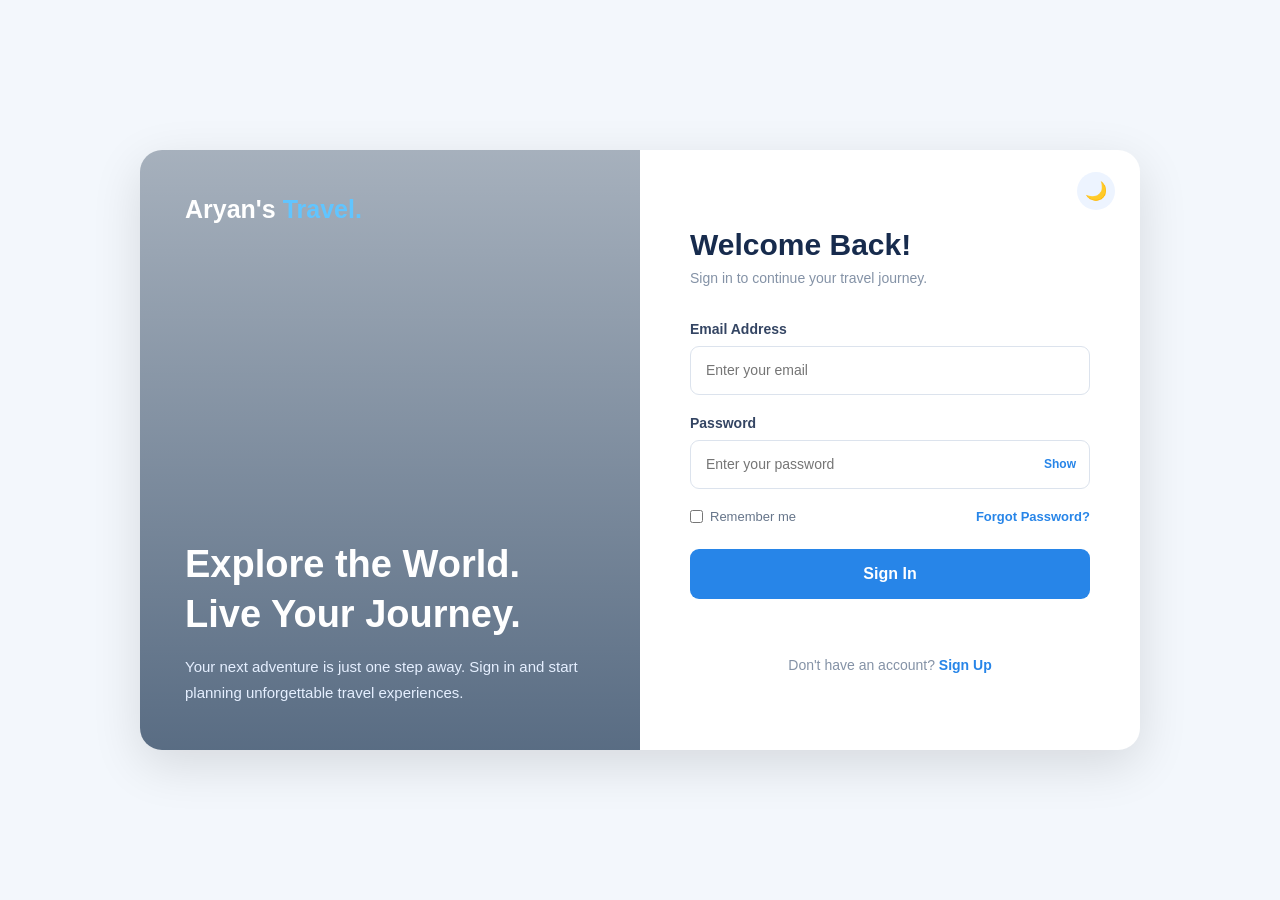
<file: signin.html>
<!DOCTYPE html>
<html lang="en">

<head>
    <meta charset="UTF-8">
    <meta name="viewport" content="width=device-width, initial-scale=1.0">
    <title>Sign In | Aryan's Travel</title>

    <style>
        * {
            margin: 0;
            padding: 0;
            box-sizing: border-box;
            font-family: 'Segoe UI', sans-serif;
        }

        body {
            min-height: 100vh;
            display: flex;
            justify-content: center;
            align-items: center;
            background: #f3f7fc;
            padding: 25px;
            transition: 0.3s;
        }

        .container {
            width: 100%;
            max-width: 1000px;
            min-height: 600px;
            display: flex;
            background: white;
            border-radius: 22px;
            overflow: hidden;
            box-shadow: 0 15px 50px rgba(0, 0, 0, 0.12);
        }

        /* LEFT SECTION */

        .left-section {
            width: 50%;
            background:
                linear-gradient(rgba(0, 30, 65, 0.35), rgba(0, 30, 65, 0.65)),
                url('https://images.unsplash.com/photo-1464822759023-fed622ff2c3b?w=1200') center/cover;
            color: white;
            padding: 45px;
            display: flex;
            flex-direction: column;
            justify-content: space-between;
        }

        .logo {
            font-size: 25px;
            font-weight: 700;
        }

        .logo span {
            color: #61c5ff;
        }

        .travel-text h1 {
            font-size: 38px;
            line-height: 1.3;
            margin-bottom: 15px;
        }

        .travel-text p {
            font-size: 15px;
            line-height: 1.7;
            color: #e5efff;
        }

        /* RIGHT SECTION */

        .right-section {
            width: 50%;
            padding: 55px 50px;
            display: flex;
            flex-direction: column;
            justify-content: center;
            position: relative;
        }

        .theme-btn {
            position: absolute;
            top: 22px;
            right: 25px;
            border: none;
            background: #edf4ff;
            width: 38px;
            height: 38px;
            border-radius: 50%;
            cursor: pointer;
            font-size: 18px;
        }

        .heading h2 {
            font-size: 30px;
            color: #172b4d;
            margin-bottom: 8px;
        }

        .heading p {
            color: #8492a6;
            font-size: 14px;
            margin-bottom: 35px;
        }

        .input-group {
            margin-bottom: 20px;
        }

        .input-group label {
            display: block;
            font-size: 14px;
            font-weight: 600;
            color: #344563;
            margin-bottom: 9px;
        }

        .input-group input {
            width: 100%;
            height: 49px;
            padding: 0 15px;
            border: 1px solid #dce3ed;
            border-radius: 9px;
            outline: none;
            font-size: 14px;
            transition: 0.3s;
        }

        .input-group input:focus {
            border-color: #2785e8;
            box-shadow: 0 0 0 3px rgba(39, 133, 232, 0.1);
        }

        .password-box {
            position: relative;
        }

        .password-box input {
            padding-right: 55px;
        }

        .toggle-password {
            position: absolute;
            right: 14px;
            top: 50%;
            transform: translateY(-50%);
            border: none;
            background: none;
            color: #2785e8;
            cursor: pointer;
            font-size: 12px;
            font-weight: 600;
        }

        .options {
            display: flex;
            justify-content: space-between;
            align-items: center;
            font-size: 13px;
            margin: 5px 0 25px;
        }

        .remember {
            display: flex;
            align-items: center;
            gap: 7px;
            color: #66758a;
        }

        .options a,
        .signup a {
            color: #2785e8;
            text-decoration: none;
            font-weight: 600;
        }

        .login-btn {
            width: 100%;
            height: 50px;
            background: #2785e8;
            color: white;
            border: none;
            border-radius: 9px;
            font-size: 16px;
            font-weight: 600;
            cursor: pointer;
            transition: 0.3s;
        }

        .login-btn:hover {
            background: #126bc7;
            transform: translateY(-2px);
        }

        .error {
            color: #e04444;
            font-size: 13px;
            margin-top: 12px;
            min-height: 18px;
        }

        .signup {
            text-align: center;
            color: #8492a6;
            font-size: 14px;
            margin-top: 28px;
        }

        /* DARK MODE */

        body.dark {
            background: #101827;
        }

        body.dark .container {
            background: #1c293b;
        }

        body.dark .right-section {
            background: #1c293b;
        }

        body.dark .heading h2,
        body.dark .input-group label {
            color: #f1f5fb;
        }

        body.dark .heading p,
        body.dark .signup,
        body.dark .remember {
            color: #aab8ca;
        }

        body.dark .input-group input {
            background: #26364b;
            border-color: #40516a;
            color: white;
        }

        body.dark .theme-btn {
            background: #34465e;
            color: white;
        }

        /* RESPONSIVE */

        @media(max-width: 750px) {
            .container {
                max-width: 470px;
                min-height: auto;
            }

            .left-section {
                display: none;
            }

            .right-section {
                width: 100%;
                padding: 75px 30px 45px;
            }
        }

        @media(max-width: 400px) {
            body {
                padding: 12px;
            }

            .right-section {
                padding: 75px 20px 35px;
            }

            .heading h2 {
                font-size: 26px;
            }

            .options {
                font-size: 12px;
            }
        }
    </style>
</head>

<body>

    <div class="container">

        <!-- LEFT SIDE -->

        <div class="left-section">

            <div class="logo">
                Aryan's <span>Travel.</span>
            </div>

            <div class="travel-text">
                <h1>Explore the World.<br>Live Your Journey.</h1>

                <p>
                    Your next adventure is just one step away.
                    Sign in and start planning unforgettable
                    travel experiences.
                </p>
            </div>

        </div>

        <!-- RIGHT SIDE -->

        <div class="right-section">

            <button class="theme-btn" id="themeBtn" type="button" title="Toggle Dark Mode">🌙</button>

            <div class="heading">
                <h2>Welcome Back!</h2>
                <p>Sign in to continue your travel journey.</p>
            </div>

            <form id="loginForm">

                <div class="input-group">
                    <label for="email">Email Address</label>

                    <input type="email" id="email" placeholder="Enter your email" autocomplete="email" required>
                </div>

                <div class="input-group">
                    <label for="password">Password</label>

                    <div class="password-box">
                        <input type="password" id="password" placeholder="Enter your password"
                            autocomplete="current-password" required>

                        <button type="button" class="toggle-password" id="togglePassword">
                            Show
                        </button>
                    </div>
                </div>

                <div class="options">

                    <label class="remember">
                        <input type="checkbox" id="remember">
                        Remember me
                    </label>

                    <a href="forgot-password.html">
                        Forgot Password?
                    </a>

                </div>

                <button type="submit" class="login-btn">
                    Sign In
                </button>

                <p class="error" id="errorMessage"></p>

            </form>

            <div class="signup">
                Don't have an account?
                <a href="index.html">Sign Up</a>
            </div>

        </div>

    </div>

    <script>

        // SHOW / HIDE PASSWORD

        const password = document.getElementById("password");
        const togglePassword = document.getElementById("togglePassword");

        togglePassword.addEventListener("click", function () {

            if (password.type === "password") {
                password.type = "text";
                togglePassword.textContent = "Hide";
            } else {
                password.type = "password";
                togglePassword.textContent = "Show";
            }

        });


        // DARK MODE

        const themeBtn = document.getElementById("themeBtn");

        function applyTheme() {

            const isDark = localStorage.getItem("theme") === "dark";

            document.body.classList.toggle("dark", isDark);
            themeBtn.textContent = isDark ? "☀️" : "🌙";

        }

        themeBtn.addEventListener("click", function () {

            const isDark = document.body.classList.toggle("dark");

            localStorage.setItem("theme", isDark ? "dark" : "light");

            themeBtn.textContent = isDark ? "☀️" : "🌙";

        });

        applyTheme();


        // LOGIN FORM

        // FRONTEND LOGIN

        document.getElementById("loginForm").addEventListener("submit", function (e) {

            e.preventDefault();

            const email = document.getElementById("email").value.trim();
            const passwordValue = password.value;
            const errorMessage = document.getElementById("errorMessage");

            errorMessage.textContent = "";

            if (!email || !passwordValue) {
                errorMessage.textContent = "Please fill in all fields.";
                return;
            }

            // Open Dashboard
            window.location.href = "dashboard.html";

        });

    </script>

</body>

</html>
</file>
